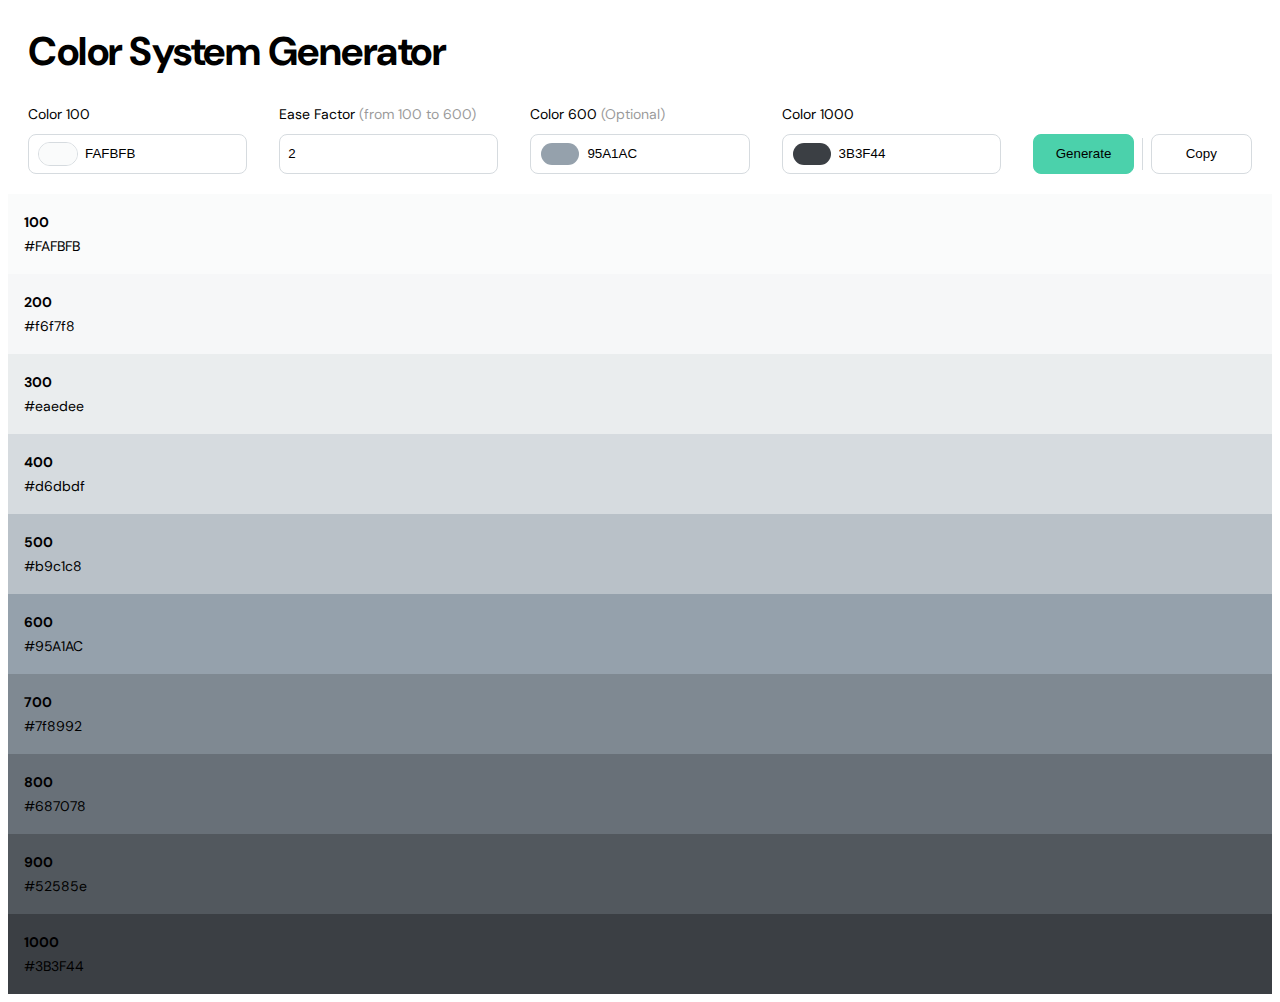
<file: color-system-gen/index.html>
<!DOCTYPE html>
<html lang="en">
  <head>
    <meta charset="UTF-8" />
    <title>ColorMaze</title>
    <link rel="stylesheet" href="./style.css" />
    <link rel="preconnect" href="https://fonts.googleapis.com" />
    <link rel="preconnect" href="https://fonts.gstatic.com" crossorigin />
    <link
      href="https://fonts.googleapis.com/css2?family=DM+Sans:opsz,wght@9..40,400;9..40,600;9..40,700&display=swap"
      rel="stylesheet"
    />
  </head>
  <body>
    <!-- partial:index.partial.html -->
    <!DOCTYPE html>
    <html lang="en">
      <head>
        <meta charset="UTF-8" />
        <meta name="viewport" content="width=device-width, initial-scale=1.0" />
        <title>Color Hex Array Generator</title>
      </head>
      <body>
        <div class="container verticle">
          <h1>Color System Generator</h1>
          <div class="input-row">
            <div class="input-group">
              <label for="color100">Color 100</label>
              <div class="input-color-cont">
                <input
                  type="text"
                  id="color100"
                  placeholder="Color at 100"
                  value="FAFBFB"
                />
                <div class="color-picker-cont outline">
                  <input
                    type="color"
                    id="color100Picker"
                    class="color-picker"
                  />
                </div>
              </div>
            </div>

            <div class="input-group">
              <label for="easeFactor"
                >Ease Factor <span>(from 100 to 600)</span></label
              >
              <input
                type="number"
                id="easeFactor"
                placeholder="Ease Factor"
                value="2"
                step="0.1"
                min="1"
                max="5"
              />
            </div>

            <div class="input-group">
              <label for="color600">Color 600 <span>(Optional)</span></label>
              <div class="input-color-cont">
                <input
                  type="text"
                  id="color600"
                  placeholder="Color at 600"
                  value="95A1AC"
                />
                <div class="color-picker-cont">
                  <input
                    type="color"
                    id="color600Picker"
                    class="color-picker"
                  />
                </div>
              </div>
            </div>
            <div class="input-group">
              <label for="color1000">Color 1000</label>
              <div class="input-color-cont">
                <input
                  type="text"
                  id="color1000"
                  placeholder="Color at 1000"
                  value="3B3F44"
                />
                <div class="color-picker-cont">
                  <input
                    type="color"
                    id="color1000Picker"
                    class="color-picker"
                  />
                </div>
              </div>
            </div>
            <div class="input-group d-flex pt-xl">
              <button class="btn btn-primary w-100" id="generate">
                Generate
              </button>
              <div class="btn-seperator"></div>
              <button class="btn btn-outline w-100" id="copyButton">
                Copy
              </button>
            </div>
          </div>
        </div>
        <div id="result"></div>
        <div id="svgResult"></div>
      </body>
    </html>
    <!-- partial -->
    <script src="./script.js"></script>
  </body>
</html>
</file>
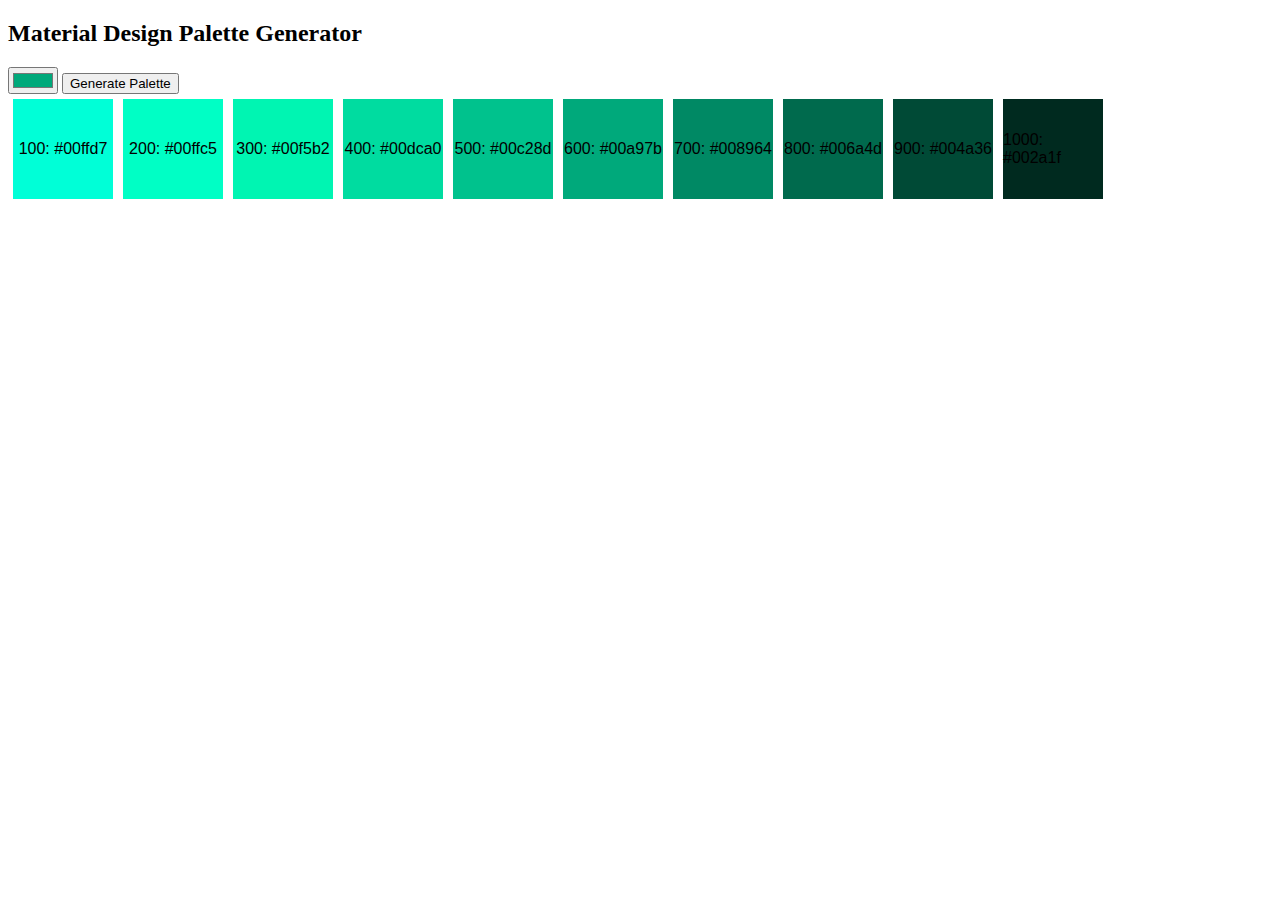
<file: dev/index.html>
<!DOCTYPE html>
<html lang="en">
  <head>
    <meta charset="UTF-8" />
    <meta name="viewport" content="width=device-width, initial-scale=1.0" />
    <title>Material Design Palette Generator</title>
    <style>
      .palette {
        display: flex;
        flex-wrap: wrap;
      }
      .color {
        width: 100px;
        height: 100px;
        margin: 5px;
        display: flex;
        align-items: center;
        justify-content: center;
        color: black;
        font-family: Arial, sans-serif;
        font-size: 16px;
      }
    </style>
  </head>
  <body>
    <h2>Material Design Palette Generator</h2>
    <input type="color" id="baseColor" placeholder="#00a97b" value="#00a97b" />
    <button onclick="generatePalette()">Generate Palette</button>
    <div id="palette" class="palette"></div>

    <script>
      function generatePalette() {
        const baseColor = document.getElementById("baseColor").value;
        const paletteContainer = document.getElementById("palette");
        paletteContainer.innerHTML = ""; // Clear previous palette

        const shades = [100, 200, 300, 400, 500, 600, 700, 800, 900, 1000];
        shades.forEach((shade) => {
          const color = adjustColor(baseColor, shade);
          const colorDiv = document.createElement("div");
          colorDiv.className = "color";
          colorDiv.style.backgroundColor = color;
          colorDiv.innerText = shade + ": " + color;
          paletteContainer.appendChild(colorDiv);
        });
      }

      function adjustColor(hex, shade) {
        let [r, g, b] = hexToRgb(hex);
        let factor;

        if (shade >= 600) {
          // Darken for shades 700 to 1000
          factor = 1 - ((shade - 600) / 400) * 0.75;
        } else {
          // Lighten for shades 100 to 500
          factor = 1 + ((600 - shade) / 500) * 0.75;
        }

        r = clamp(Math.round(r * factor), 0, 255);
        g = clamp(Math.round(g * factor), 0, 255);
        b = clamp(Math.round(b * factor), 0, 255);

        return rgbToHex(r, g, b);
      }

      function hexToRgb(hex) {
        const result = /^#?([a-f\d]{2})([a-f\d]{2})([a-f\d]{2})$/i.exec(hex);
        return result
          ? [
              parseInt(result[1], 16),
              parseInt(result[2], 16),
              parseInt(result[3], 16),
            ]
          : null;
      }

      function rgbToHex(r, g, b) {
        return (
          "#" + ((1 << 24) + (r << 16) + (g << 8) + b).toString(16).slice(1)
        );
      }

      function clamp(value, min, max) {
        return Math.min(Math.max(value, min), max);
      }

      // Initial call to display a default palette
      generatePalette();
    </script>
  
<script>
document.addEventListener('DOMContentLoaded', (event) => {
  // Select all color elements in the palette
  const colors = document.querySelectorAll('.color');

  // Function to fetch color name from Color Pizza API
  function getColorName(hex, element) {
    fetch(`https://api.color.pizza/v1/${hex}`)
      .then(response => response.json())
      .then(data => {
        // If the color name is found, display it
        if (data.colors && data.colors.length > 0) {
          const colorName = data.colors[0].name;
          element.innerText = `${colorName}
${hex}`;
        }
      })
      .catch(error => console.error('Error fetching color name:', error));
  }

  // Iterate over each color element and fetch its name
  colors.forEach(color => {
    // Extracting hex code from the background color
    const hexCode = color.style.backgroundColor.substring(1);
    getColorName(hexCode, color);
  });
});
</script>
</body>
</html>
</file>
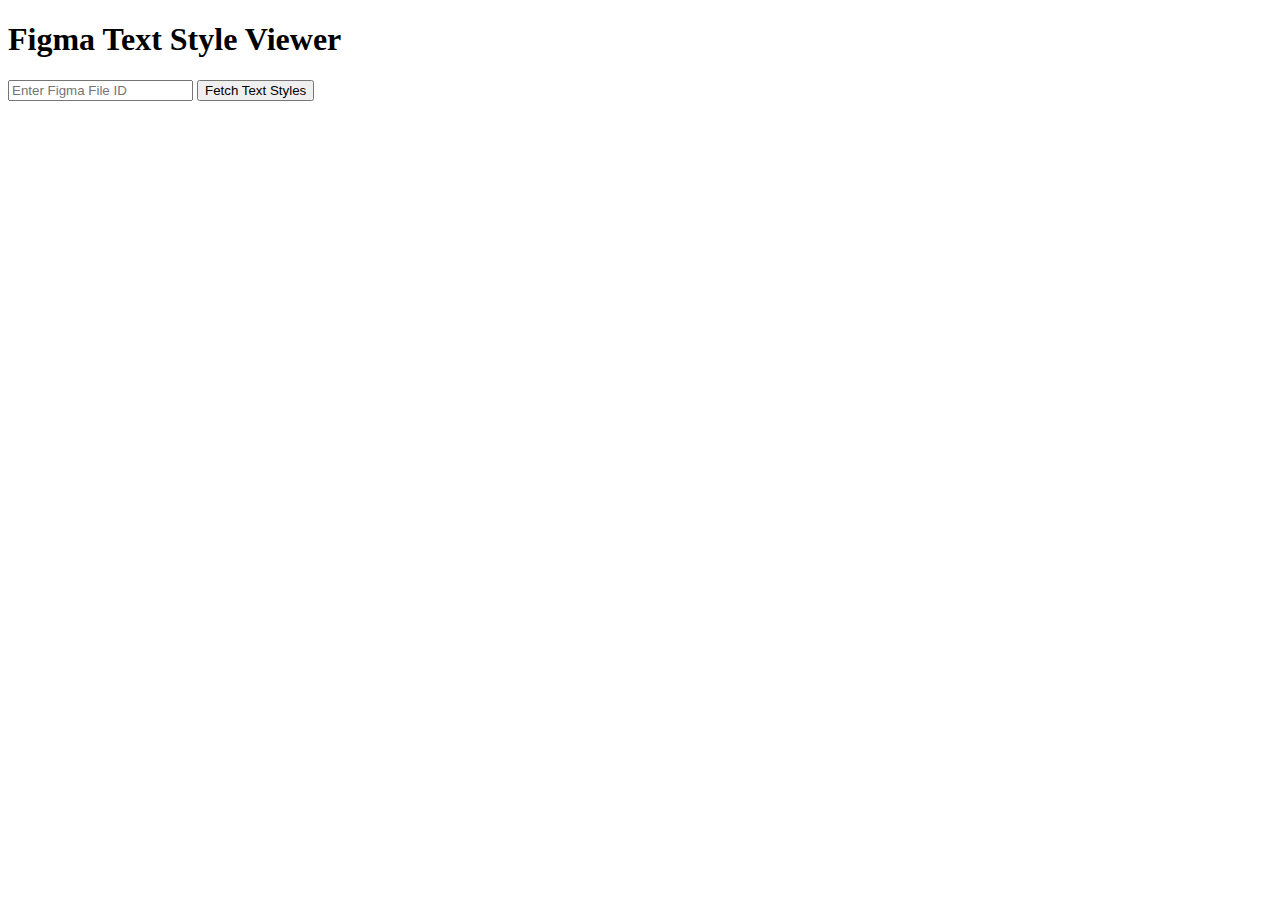
<file: figma-text-style/index.html>
<!DOCTYPE html>
<html lang="en">
  <head>
    <meta charset="UTF-8" />
    <meta name="viewport" content="width=device-width, initial-scale=1.0" />
    <title>Figma Text Style Viewer</title>
  </head>
  <body>
    <h1>Figma Text Style Viewer</h1>
    <input type="text" id="fileIdInput" placeholder="Enter Figma File ID" />
    <button onclick="fetchTextStyles()">Fetch Text Styles</button>
    <div id="textStylesContainer"></div>

    <script src="script.js"></script>
  </body>
</html>
</file>
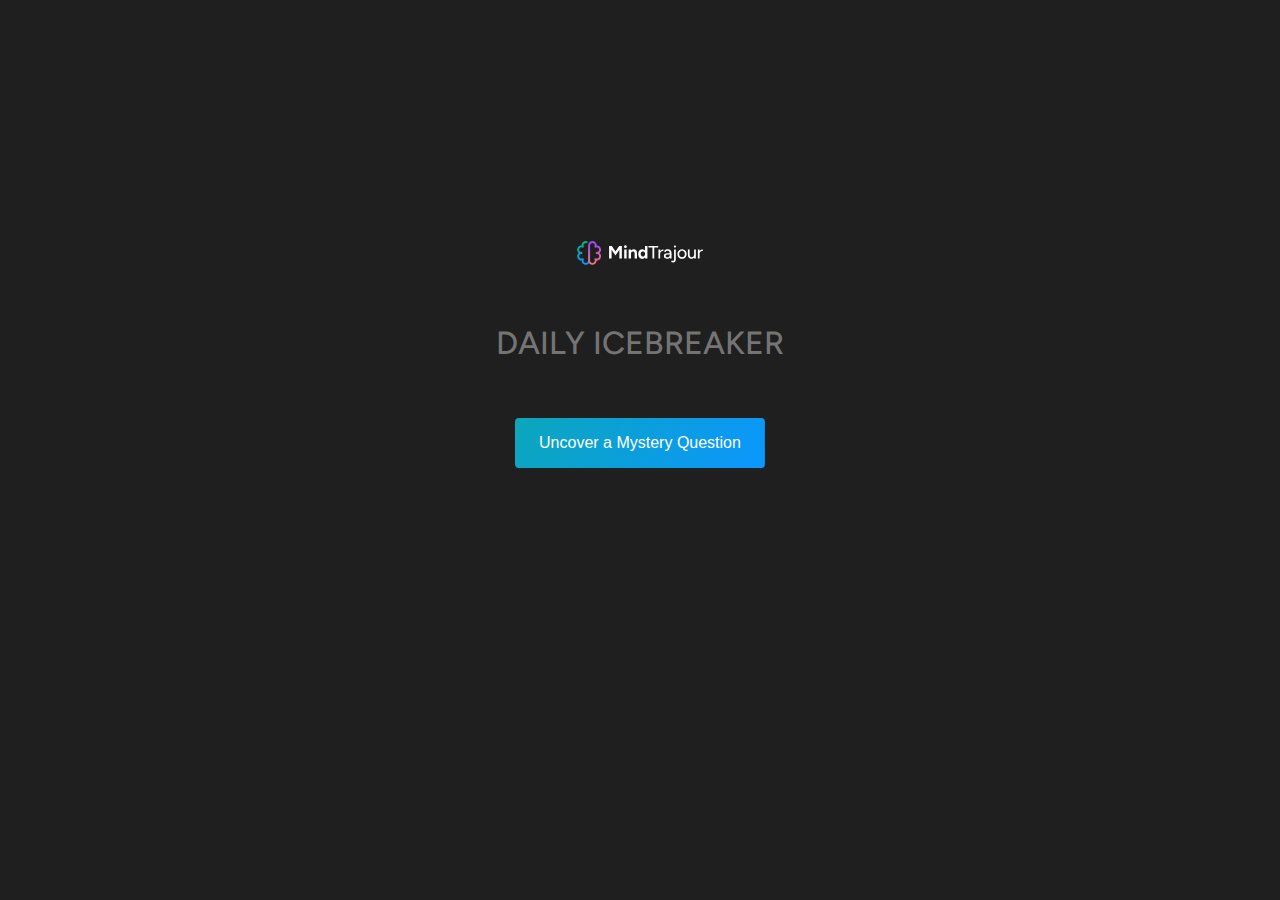
<file: icebreaker/index.html>
<!DOCTYPE html>
<html>
  <head>
    <title>Daily Icebreaker</title>
    <style>
      html,
      body {
        height: 100%;
        margin: 0;
        display: flex;
        justify-content: center;
        align-items: center;
        font-family: Arial, sans-serif;
        background-color: #1f1f1f;
        text-align: center;
        font-family: "Figtree", sans-serif;
        color: #fff;
      }
      h1 {
        text-transform: uppercase;
        letter-spacing: 5%;
        color: #747474;
        font-weight: 500;
      }

      .container {
        display: flex;
        flex-direction: column;
        align-items: center;
        justify-content: center;
      }

      #question {
        max-width: 80%;
        margin-top: 1rem;
        font-size: 3rem;
        color: #fff;
        padding: 1rem;
        background-color: #ffffff0a;
        border: 1px solid #383838;
        border-radius: 8px;
        box-shadow: 0 4px 8px rgba(0, 0, 0, 0.1);
        display: inline-block;
        opacity: 0;
        transition: opacity 1s ease-in-out;
      }

      button {
        background-color: #4caf50;
        background: linear-gradient(120deg, #0cb47f, #0b97fe);
        background-size: 200% 100%;
        background-position: 100% 0;
        transition: background-position 0.5s;
        color: white;
        padding: 1rem 1.5rem;
        margin: 1rem 0;
        border: none;
        border-radius: 4px;
        cursor: pointer;
        font-size: 1rem;
        transition: background 1s ease-in-out;
      }

      button:hover {
        background-position: 0 0;
      }
    </style>
    <link rel="preconnect" href="https://fonts.googleapis.com" />
    <link rel="preconnect" href="https://fonts.gstatic.com" crossorigin />
    <link
      href="https://fonts.googleapis.com/css2?family=Figtree&display=swap"
      rel="stylesheet"
    />
  </head>
  <body>
    <div class="container">
      <img src="Logo.svg" alt="" height="24px" />
      <br />
      <br />
      <h1>Daily Icebreaker</h1>
      <br />
      <button onclick="displayRandomQuestion()">
        Uncover a Mystery Question
      </button>
      <br />
      <p id="question">😃</p>
    </div>

    <script>
      // Define an array of 50 questions
      const questions = [
      "How many percentage has your batterie today?",
      "What fruit are you today?",
      "From 1-10 how are you? What is missing for a 10?",
      "One high and low from yesterday?",
      "Status update 2 min about Business, family and me",
      "One inspiring phrase you came across yesterday?",
      "One inspiring understanding from yesterday?",
      "For what are you grateful for in the moment?",
      "What can i do/ undo today for making me feel better?",
      "What food are you planning to eat today?",
      "What is your obstacle in the moment? How can you solve it?",
      "The place on earth where I feel most peaceful? why?",
      "About what did I laugh yesterday?",
      "One thing that pulls energy from you and one that is giving you energy at the moment?",
      "If you would really know me, what would it be?",
      "what was your good act yesterday?",
      "What emoji are you right now?",
      "What new skill would you like to learn?",
      "Which new hobby would you like to learn?",
      "What is one thing you love about yourself?",
      "What did surprise you yesterday?",
      "What inspiring chat did you have yesterday?",
      "What is one of your strengths in your business and private environment?"
      ];

      let remainingQuestions = [...questions];

      function displayRandomQuestion() {
        if (remainingQuestions.length === 0) {
          remainingQuestions = [...questions];
          document.getElementById("question").innerText =
            "All questions unveiled! Starting anew.";
          return;
        }

        const questionElement = document.getElementById("question");
        questionElement.style.opacity = 0;
        setTimeout(function () {
          const randomIndex = Math.floor(
            Math.random() * remainingQuestions.length
          );
          questionElement.innerText = remainingQuestions[randomIndex];
          remainingQuestions.splice(randomIndex, 1);
          questionElement.style.opacity = 1;
        }, 100);
      }
    </script>
  </body>
</html>
</file>
<file: color-system-gen/style.css>
:root {
  --space-xs: 4px;
  --space-sm: 8px;
  --space-md: 16px;
  --space-lg: 24px;
  --space-xl: 32px;

  --height-md: 40px;
  --height-sm: 32px;

  --outline: #d6dbdf;
  --outline-l2: #778088;
  --surface-l1: #ffffff;
  --border-radius-sm: 8px;
  --accent-default: #4bd1ab;
  --accent-muted: #4bd1ab;
}

.mt-sm {
  margin-top: var(--space-sm);
}
.mb-sm {
  margin-bottom: var(--space-sm);
}

.mt-md {
  margin-top: var(--space-md);
}
.mb-md {
  margin-bottom: var(--space-md);
}

.mt-lg {
  margin-top: var(--space-lg);
}
.mb-lg {
  margin-bottom: var(--space-lg);
}

.mt-xl {
  margin-top: var(--space-xl);
}
.mb-xl {
  margin-bottom: var(--space-xl);
}

.pt-xl {
  padding-top: var(--space-xl);
}
.pb-xl {
  padding-bottom: var(--space-xl);
}

html {
  box-sizing: border-box;
}
*,
*:before,
*:after {
  box-sizing: inherit;
}

body {
  font-family: "DM Sans", sans-serif;
  font-size: 14px;
  font-style: normal;
  font-weight: 400;
  line-height: 24px;
}
.container {
  margin: 20px;
}

h1 {
  font-size: 40px;
  font-style: normal;
  font-weight: 700;
  line-height: 48px;
  letter-spacing: -0.5px;
}

input {
  padding: var(--space-sm);
  border-radius: 8px;
  border: 1px solid var(--outline);
  width: 100%;
  height: var(--height-md);
}

button {
  cursor: pointer;
}

#result {
  margin-top: 0;
}
#svgResult {
  display: none;
}

.level-item {
  padding: 1rem;
}

.input-row {
  display: flex;
  gap: 2rem;
}
.input-group {
  flex: 1 0 0;
}

.input-group label {
  display: block;
  margin-bottom: 8px;
}

.input-group label span {
  opacity: 0.4;
}

input[type="color"] {
  -webkit-appearance: none;
  border: none;
  width: 38px;
  height: 32px;
}

input:focus-visible {
  outline-color: var(--accent-default);
}

input[type="color"]::-webkit-color-swatch-wrapper {
  padding: 0;
}
input[type="color"]::-webkit-color-swatch {
  border: none;
}

.input-color-cont {
  position: relative;
}
.input-color-cont > input {
  width: 100%;
  padding-left: 3.5rem;
}

.color-picker-cont {
  position: absolute;
  display: inline-block;
  overflow: hidden;
  height: 24px;
  left: 10px;
  top: 8px;
  border-radius: 16px;
  border: 1px solid var(--surface-l1);
}

.color-picker-cont.outline {
  border: 1px solid var(--outline);
}

.color-picker {
  margin: 0;
  padding: 0;
  background: none;
  cursor: pointer;
}

.btn {
  height: var(--height-md);
  padding-left: var(--space-md);
  padding-right: var(--space-md);
  border: 1px solid;
}

.btn-primary {
  background: var(--accent-default);
  border-color: var(--accent-default);
  border-radius: var(--border-radius-sm);
}

.btn-outline {
  background: var(--surface-l1);
  border-color: var(--outline);
  border-radius: var(--border-radius-sm);
}

.btn-seperator {
  height: var(--space-xl);
  width: 1px;
  background-color: var(--outline);
  margin: var(--space-xs) var(--space-sm);
}

.d-flex {
  display: flex;
}

.w-100 {
  width: 100%;
}

@media only screen and (max-width: 1024px) {
  .input-row {
    flex-direction: column;
  }
}
</file>
